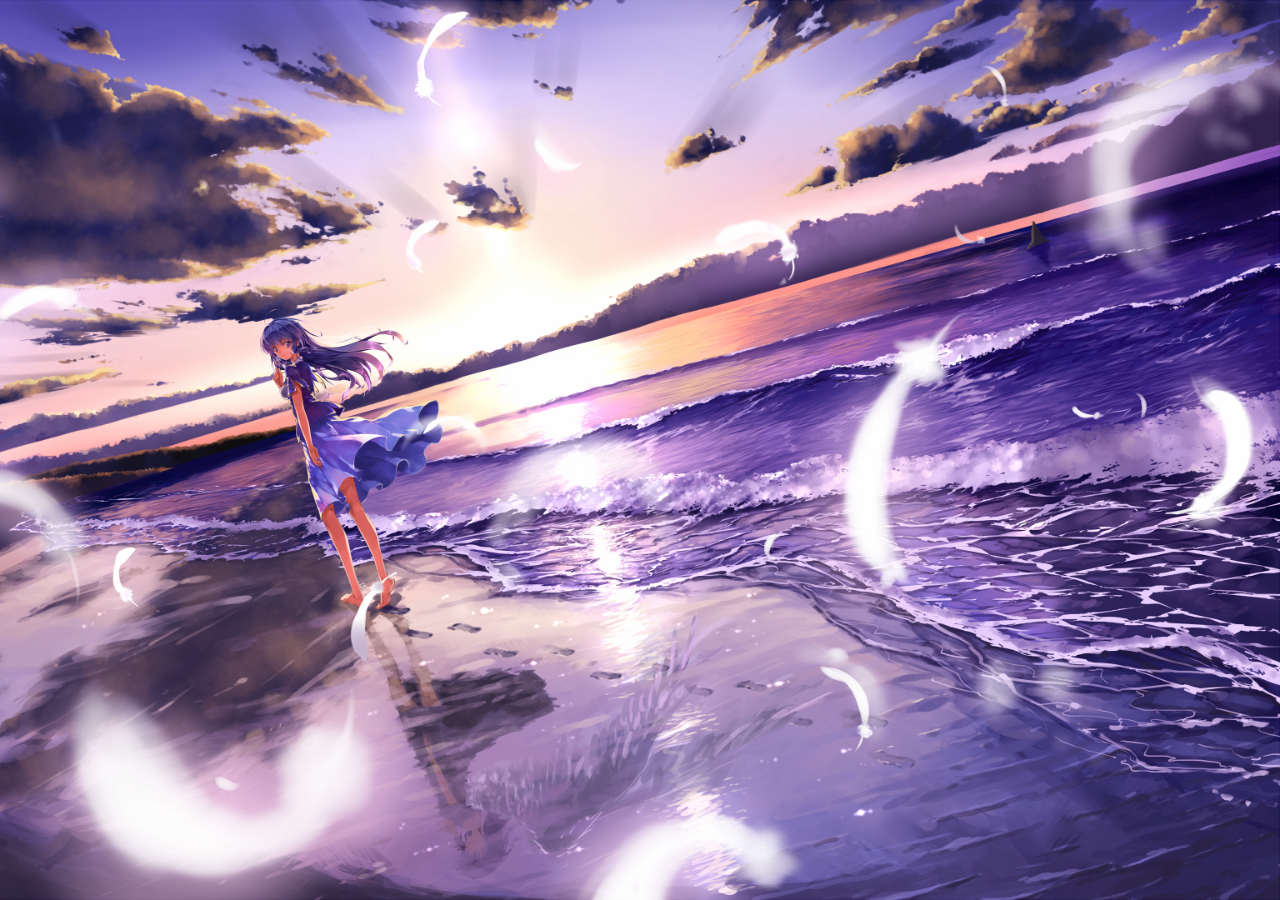
<file: index.html>
<!DOCTYPE html>
<html lang="zh-Hant-TW">
    <head>
        <!-- meta content -->
        <meta http-equiv="Content-Type" content="text/html;"/>
        <meta charset="utf-8"/>
        <meta name="viewport" content="width=device-width, initial-scale=1, shrink-to-fit=no"/>
        <title>background slideshow</title>
        <!-- slideshow css -->
        <link rel="stylesheet" href="css/style.css"/>
        <!-- slideshow script-->
        <script type="text/javascript" src="js/showslide.js"></script>
    </head>

    <body>
        <div class="wrapper">
            <div class="background-slideshow">
                <div class="slide1"></div>
                <div class="slide2"></div>
            </div>
        </div>
        <script type="text/javascript" src="js/jquery.min.js"></script>
    </body>
</html>
</file>
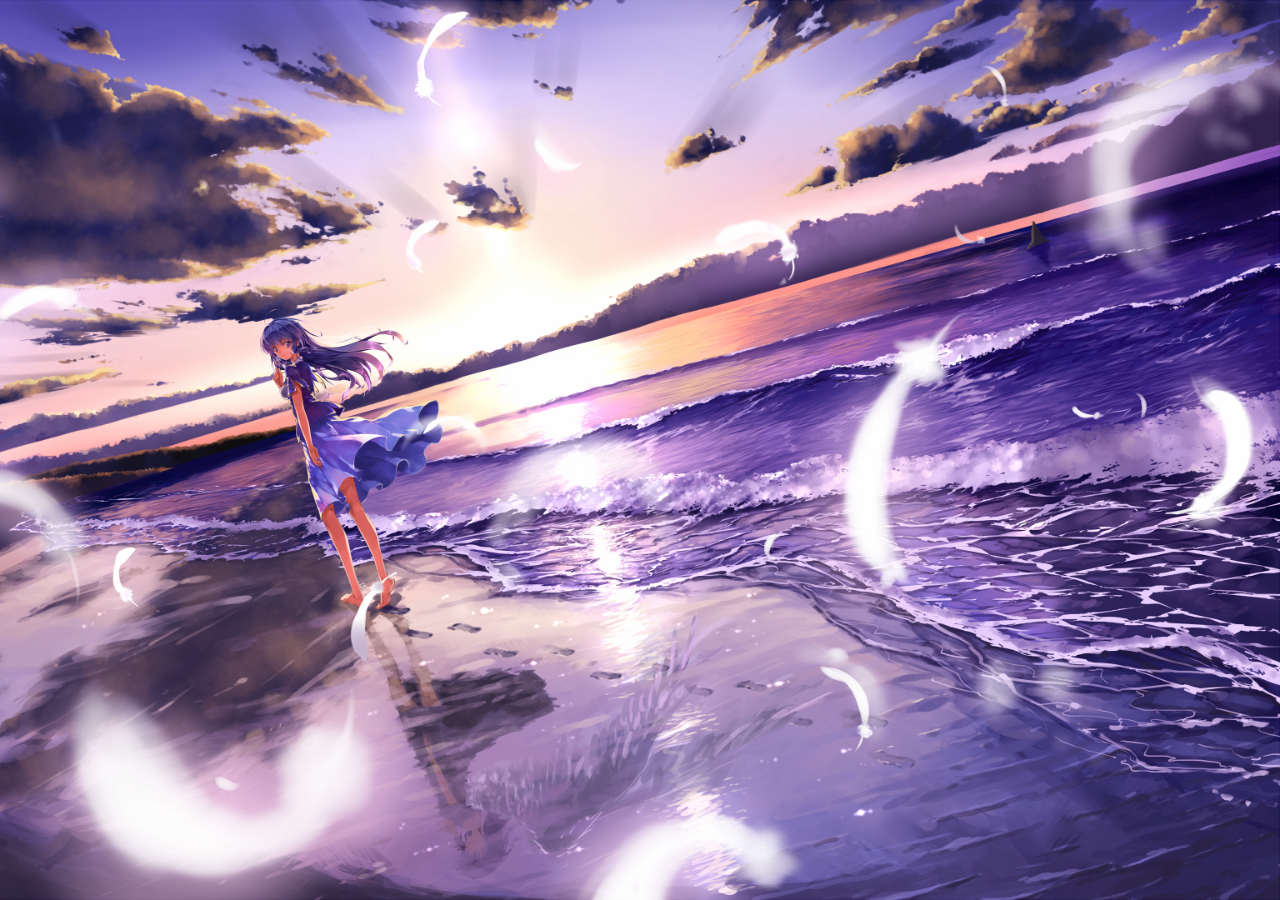
<file: demo-js-inside.html>
<!DOCTYPE html>
<html lang="zh-Hant-TW">
    <head>
        <!-- meta content -->
        <meta http-equiv="Content-Type" content="text/html;"/>
        <meta charset="utf-8"/>
        <meta name="viewport" content="width=device-width, initial-scale=1, shrink-to-fit=no"/>
        <title>background slideshow</title>
        <!-- mycss -->
        <link rel="stylesheet" href="css/style.css"/>
        <!-- test script-->
        <script>
            //設定全域數值, 背景圖取得順序
            count = 0;
            //設定圖片路徑和圖片
            path = "img/"
            imgarr = ["1.png","2.jpg","3.jpg","4.jpg","5.png","6.jpg","7.jpg"];
            //設定第一張圖為背景圖
            setTimeout(function(){pic();count+=1;if (count == imgarr.length){count = 0;}document.querySelector('.slide1').classList.remove("fadein");},10);
            //背景圖取得順序每次+=1, 等於imgarr的最長值時歸0, 每20sec換圖/20000ms
            setInterval(function(){pic();count+=1;if (count == imgarr.length){count = 0;}},2000);
            //取得亂數
            
            function rand(min,max){
                return Math.floor(Math.random()*max)+min;
            };
            //設定漸變較果, 基於css animation
            function fadein(e){
                e.classList.add("fadein");
            }
            //去掉class function
            function removeClass(e,c){
                e.classList.remove(c);
            }
            //主要部份
            function pic(){
                //設定s1,s2 且查找slide1, slide2的class
                var s1 = document.querySelector('.slide1');
                var s2 = document.querySelector('.slide2');
                //設定s1的背景圖
                var pic = s1.style.backgroundImage = "url('" + path + imgarr[count] + "')";
                //不要改動, 繼承s1的圖片, 延遲1sec, 使圖片不會重疊
                setTimeout(function(){s2.style.backgroundImage = pic;},1000);
                //判定slide1是否存在, return true or false
                if(s1.classList.contains("slide1")){
                    s1.style.zIndex = "-998"; //圖層換位
                    s2.style.zIndex = "-999";
                    fadein(s1); //增加 fadein class
                    setTimeout(function() {removeClass(s1,"fadein");}, 1000); //1sec後去掉fadein
                }
                //同上
                else if(s2.classList.contains("slide2")){
                    s2.style.zIndex = "-998";
                    s1.style.zIndex = "-999";
                    fadein(s2);
                    setTimeout(function() {removeClass(s2,"fadein");}, 1000);
                }
            }
        </script>
    </head>

    <body>
        <div class="wrapper">
            <div class="background-slideshow">
                <div class="slide1"></div>
                <div class="slide2"></div>
            </div>
        </div>
        <script type="text/javascript" src="js/jquery.min.js"></script>
    </body>
</html>
</file>
<file: css/style.css>
.background-slideshow *{
    position: fixed;
    left: 0;
    top: 0;
    width: 100%;
    height: 100%;
    background-repeat: no-repeat;
    background-position: top right;
    background-size: cover;
}

.fadein{
    animation: fadein 0.5s 0.5;
}

@keyframes fadein {
    from { opacity: 0; }
    to   { opacity: 1; }
}
</file>
